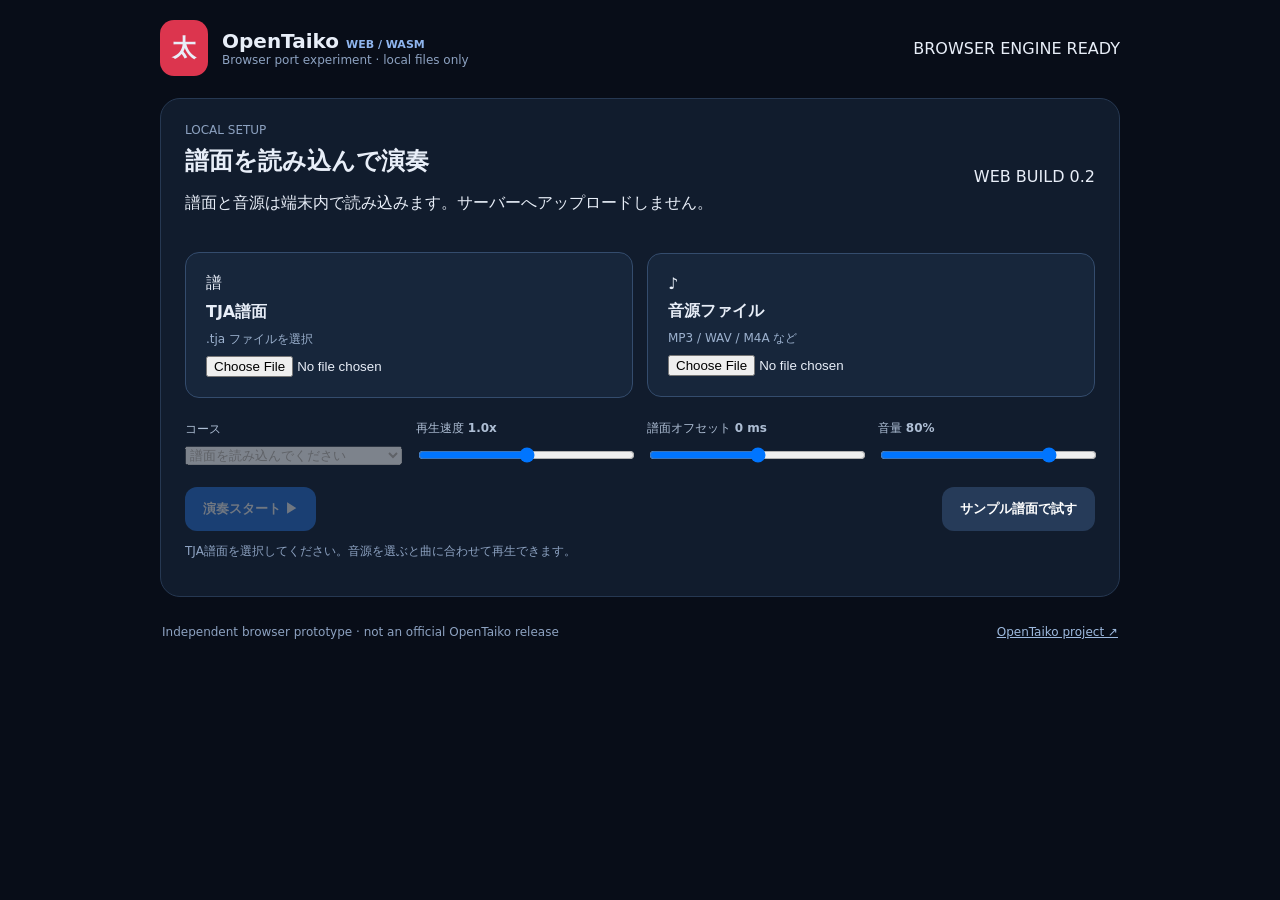
<file: index.html>
<!doctype html>
<html lang="ja">
<head>
  <meta charset="utf-8">
  <meta name="viewport" content="width=device-width,initial-scale=1,viewport-fit=cover">
  <meta name="theme-color" content="#111827">
  <meta name="apple-mobile-web-app-capable" content="yes">
  <meta name="apple-mobile-web-app-status-bar-style" content="black-translucent">
  <meta name="apple-mobile-web-app-title" content="OpenTaiko Web">
  <link rel="manifest" href="./manifest.webmanifest">
  <link rel="icon" type="image/png" sizes="192x192" href="./icons/taiko-192.png">
  <link rel="apple-touch-icon" href="./icons/taiko-192.png">
  <meta name="description" content="OpenTaiko browser/WASM port experiment. Play your own TJA chart and audio locally.">
  <title>OpenTaiko Web / WASM</title>
  <link rel="stylesheet" href="style.css">
</head>
<body>
  <main class="app-shell">
    <header class="topbar"><div class="brand"><div class="brand-mark">太</div><div><div class="brand-title">OpenTaiko <span>WEB / WASM</span></div><div class="brand-sub">Browser port experiment · local files only</div></div></div><div class="wasm-state"><i id="wasmLed"></i><span id="wasmStatus" aria-live="polite">WASMを読み込み中</span></div></header>
    <section class="panel setup-panel" id="setupPanel"><div class="section-heading"><div><div class="eyebrow">LOCAL SETUP</div><h1>譜面を読み込んで演奏</h1><p>譜面と音源は端末内で読み込みます。サーバーへアップロードしません。</p></div><div class="version-pill">WEB BUILD 0.2</div></div>
    <div class="file-grid"><label class="file-card" for="tjaFile"><span class="file-icon">譜</span><span class="file-title">TJA譜面</span><span class="file-desc" id="tjaName">.tja ファイルを選択</span><input id="tjaFile" type="file" accept=".tja,text/plain"></label><label class="file-card" for="audioFile"><span class="file-icon audio-icon">♪</span><span class="file-title">音源ファイル</span><span class="file-desc" id="audioName">MP3 / WAV / M4A など</span><input id="audioFile" type="file" accept="audio/*,.wav,.mp3,.m4a,.aac,.ogg"></label></div>
    <div class="settings-grid"><label class="field"><span>コース</span><select id="courseSelect" disabled><option>譜面を読み込んでください</option></select></label><label class="field"><span>再生速度 <b id="speedValue">1.0x</b></span><input id="speedRange" type="range" min="0.5" max="1.5" step="0.05" value="1"></label><label class="field"><span>譜面オフセット <b id="offsetValue">0 ms</b></span><input id="offsetRange" type="range" min="-500" max="500" step="5" value="0"></label><label class="field"><span>音量 <b id="volumeValue">80%</b></span><input id="volumeRange" type="range" min="0" max="1" step="0.05" value="0.8"></label></div>
    <div class="setup-actions"><button class="primary-button" id="playButton" disabled>演奏スタート <span>▶</span></button><button class="secondary-button" id="demoButton">サンプル譜面で試す</button></div><p class="compat-note" id="loadMessage">TJA譜面を選択してください。音源を選ぶと曲に合わせて再生できます。</p></section>
    <section class="game-panel panel" id="gamePanel" hidden><div class="game-toolbar"><div class="song-meta"><div class="eyebrow">NOW PLAYING</div><div class="song-title" id="songTitle">曲名</div><div class="song-subtitle" id="songInfo">COURSE · LEVEL</div></div><div class="toolbar-actions"><button class="icon-button" id="pauseButton" aria-label="一時停止">Ⅱ</button><button class="icon-button" id="backButton" aria-label="設定へ戻る">↩</button></div></div>
    <div class="score-row"><div class="score-main"><span>スコア</span><strong id="scoreValue">0</strong></div><div class="stat"><span>コンボ</span><strong id="comboValue">0</strong></div><div class="stat"><span>最大</span><strong id="maxComboValue">0</strong></div><div class="stat"><span>良</span><strong id="greatValue">0</strong></div><div class="stat"><span>可</span><strong id="goodValue">0</strong></div><div class="stat"><span>不可</span><strong id="missValue">0</strong></div></div>
    <div class="playfield-wrap"><canvas id="playfield" aria-label="太鼓の譜面"></canvas><div class="judgement" id="judgement" role="status" aria-live="polite">READY</div><div class="progress-track"><div id="progressBar"></div></div></div>
    <div class="input-row"><button class="drum-button don-button" id="donButton"><span class="drum-kanji">ドン</span><small>F / J</small></button><button class="drum-button ka-button" id="kaButton"><span class="drum-kanji">カッ</span><small>D / K</small></button></div><div class="game-foot"><span>赤：ドン　青：カッ</span><span id="remainingValue">0 NOTES</span><span>譜面時計：WASM判定</span></div></section>
    <footer class="footer"><span>Independent browser prototype · not an official OpenTaiko release</span><a href="https://github.com/0auBSQ/OpenTaiko" target="_blank" rel="noreferrer">OpenTaiko project ↗</a></footer>
  </main><audio id="audio" preload="auto" playsinline></audio><script type="module" src="app.js"></script>
</body></html>
</file>
<file: style.css>
*{box-sizing:border-box}body{margin:0;background:#080d18;color:#e8eef8;font-family:system-ui,-apple-system,"Hiragino Kaku Gothic ProN",Meiryo,sans-serif;padding:20px}.app-shell{max-width:960px;margin:auto}.topbar,.brand,.section-heading,.file-grid,.settings-grid,.setup-actions,.score-row,.input-row,.footer{display:flex;gap:14px;align-items:center;justify-content:space-between}.topbar{margin-bottom:22px}.brand{justify-content:flex-start}.brand-mark{background:#dc354e;border-radius:14px;padding:12px;font-size:24px;font-weight:900}.brand-title{font-weight:900;font-size:20px}.brand-title span{font-size:11px;color:#8fb5ee}.brand-sub,.eyebrow,.compat-note,.footer{color:#8da2c1;font-size:12px}.panel{background:#111c2d;border:1px solid #263852;border-radius:20px;padding:24px;margin-bottom:18px}.section-heading h1{margin:8px 0}.file-grid,.settings-grid{margin:22px 0;display:grid;grid-template-columns:repeat(2,minmax(0,1fr))}.file-card{display:grid;gap:8px;background:#17263b;border:1px solid #344c6d;padding:20px;border-radius:14px}.file-card input{max-width:100%}.file-title{font-weight:800}.file-desc{color:#9cb1ce;font-size:12px}.settings-grid{grid-template-columns:repeat(4,minmax(0,1fr))}.field{display:grid;gap:8px;color:#aebed4;font-size:12px}.field input,.field select{width:100%}button{border:0;border-radius:12px;padding:13px 18px;font-weight:800;cursor:pointer;background:#2874db;color:white}.secondary-button,.icon-button{background:#263b59}.primary-button:disabled{opacity:.4}.game-panel[hidden],.setup-panel[hidden]{display:none}.game-toolbar{display:flex;justify-content:space-between}.song-title{font-size:22px;font-weight:900}.score-row{margin:18px 0;flex-wrap:wrap}.score-main strong{display:block;font-size:28px}.stat{background:#192941;border-radius:10px;padding:10px;min-width:65px;text-align:center}.stat strong{display:block}.playfield-wrap{position:relative}.playfield-wrap canvas{width:100%;height:230px;background:#0a1322;border-radius:14px;display:block}.judgement{text-align:center;font-weight:900;padding:10px}.progress-track{height:5px;background:#243650}.progress-track div{height:5px;background:#40a0ff;width:0}.input-row button{flex:1;min-height:90px;font-size:24px}.don-button{background:#d9364d}.ka-button{background:#246dc7}.drum-button small{display:block;font-size:10px}.footer{padding:10px 2px}.footer a{color:#9db9de}@media(max-width:650px){body{padding:10px}.panel{padding:16px}.settings-grid{grid-template-columns:repeat(2,1fr)}.section-heading{align-items:flex-start}.score-row{justify-content:flex-start}.score-main{min-width:100%}.playfield-wrap canvas{height:190px}}
</file>
